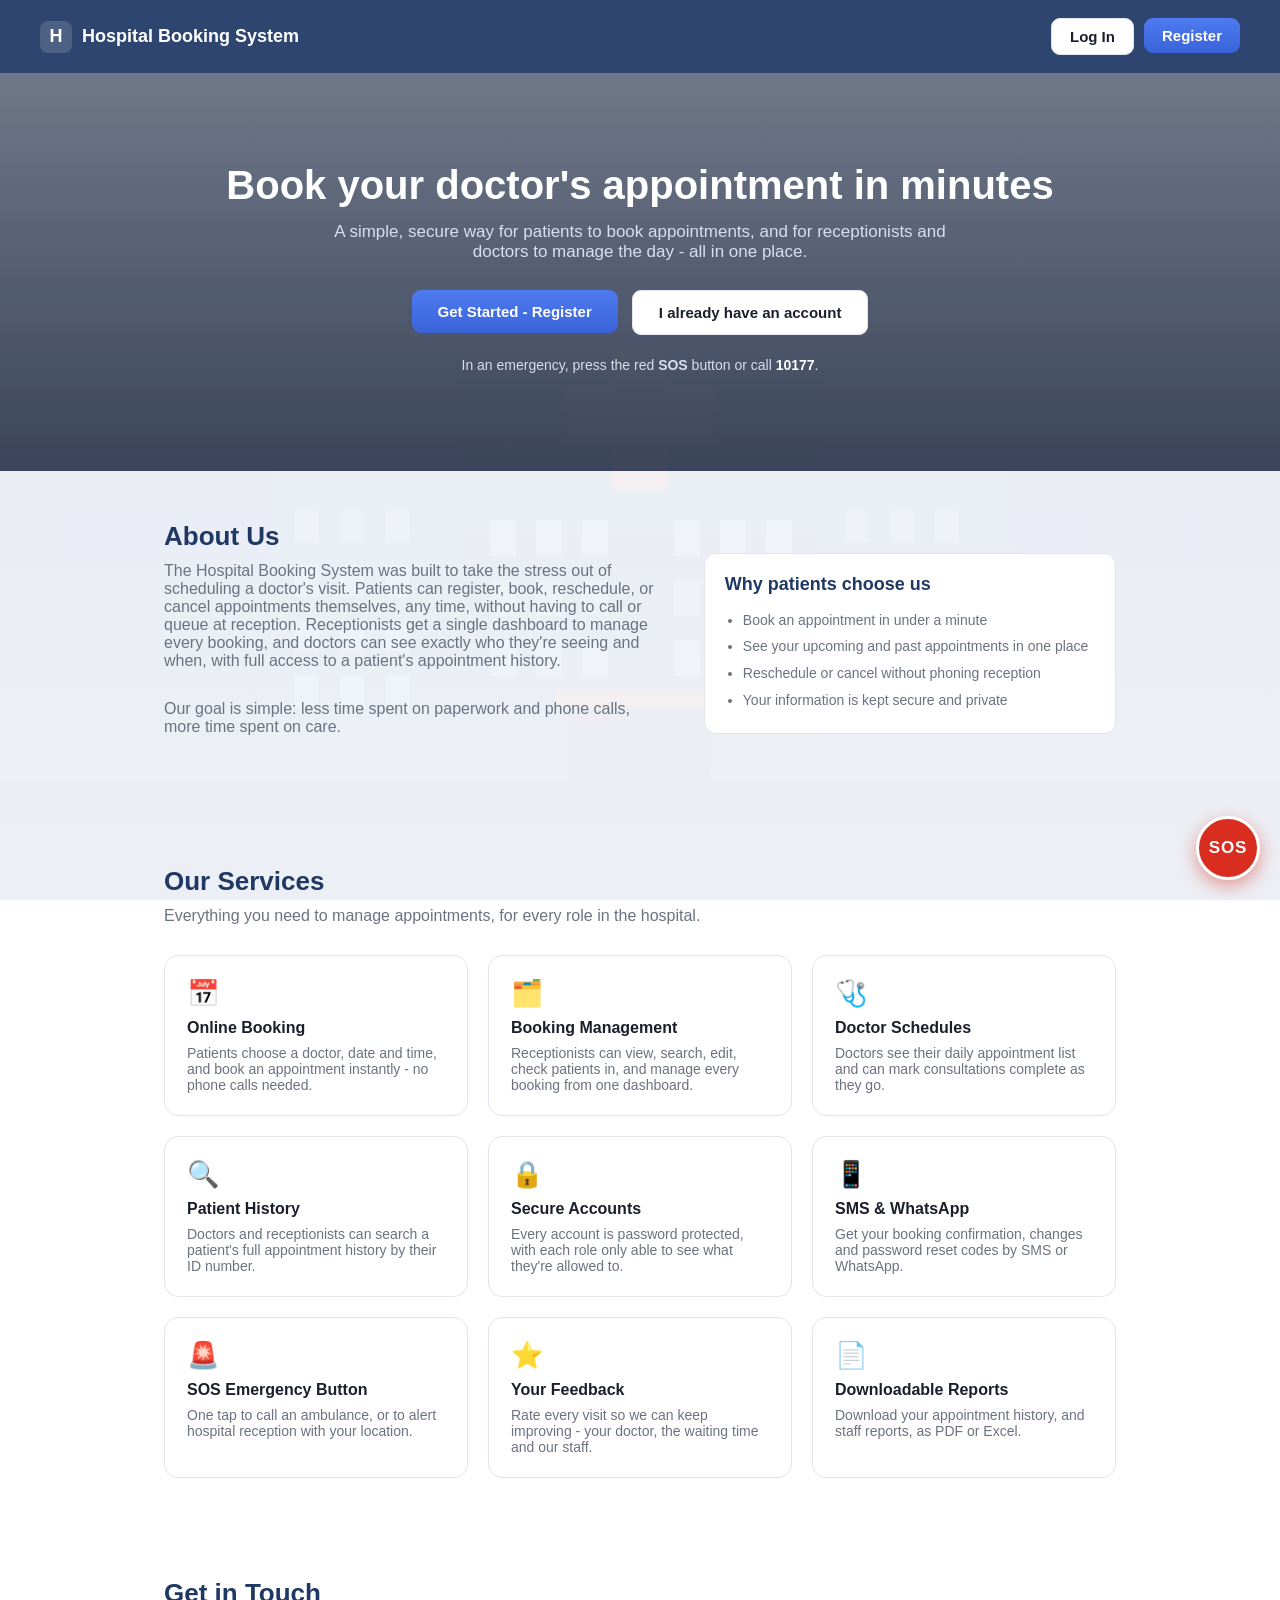
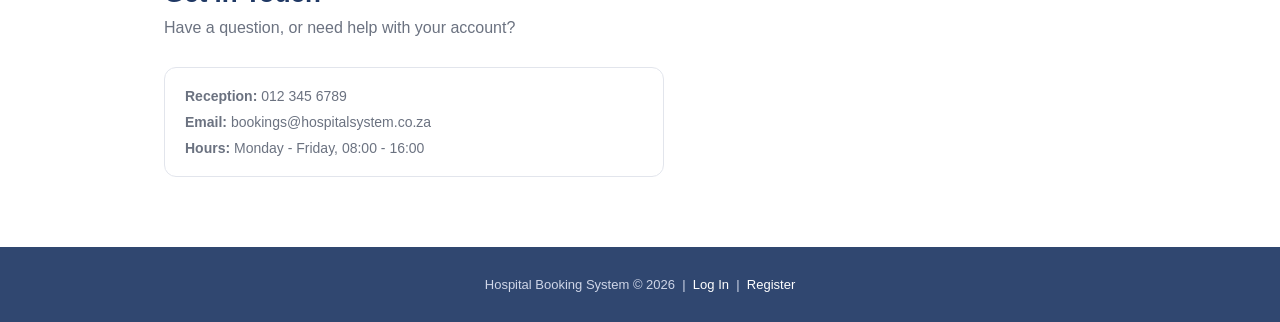
<file: frontend/index.html>
<!DOCTYPE html>
<html lang="en">
<head>
<meta charset="UTF-8">
<meta name="viewport" content="width=device-width, initial-scale=1.0">
<title>Hospital Booking System</title>
<link rel="stylesheet" href="css/style.css">
<style>
  /* Styles used only on the home page */
  .home-nav {
    display: flex; align-items: center; justify-content: space-between;
    padding: 18px 40px; background: rgba(31,56,100,0.92); color: #fff;
  }
  .home-nav .brand { display: flex; align-items: center; gap: 10px; font-weight: 700; font-size: 18px; }
  .home-nav .brand .badge {
    width: 32px; height: 32px; border-radius: 8px; background: rgba(255,255,255,0.15);
    display: flex; align-items: center; justify-content: center;
  }
  .home-nav .links { display: flex; gap: 10px; }
  .home-nav .links a .btn { width: auto; padding: 9px 18px; }

  .hero {
    padding: 90px 40px 70px; text-align: center; color: #fff;
    background: linear-gradient(180deg, rgba(14,26,51,0.55), rgba(14,26,51,0.8));
  }
  .hero h1 { font-size: 40px; margin-bottom: 14px; }
  .hero p { font-size: 17px; color: #d8deee; max-width: 640px; margin: 0 auto 28px; }
  .hero .cta { display: flex; gap: 14px; justify-content: center; flex-wrap: wrap; }
  .hero .cta a .btn { width: auto; padding: 13px 26px; }

  .section { max-width: 1000px; margin: 0 auto; padding: 50px 24px; }
  .section h2 { font-size: 26px; margin-bottom: 10px; color: var(--navy); }
  .section .lead { color: var(--muted); margin-bottom: 30px; max-width: 640px; }

  .about-grid { display: grid; grid-template-columns: 1.1fr 0.9fr; gap: 36px; align-items: center; }
  .about-grid .card { margin: 0; }
  @media (max-width: 760px) { .about-grid { grid-template-columns: 1fr; } }

  .services-grid { display: grid; grid-template-columns: repeat(3, 1fr); gap: 20px; }
  @media (max-width: 760px) { .services-grid { grid-template-columns: 1fr; } }
  .service-card { background: #fff; border: 1px solid var(--border); border-radius: 14px; padding: 22px; }
  .service-card .icon { font-size: 26px; margin-bottom: 10px; }
  .service-card h3 { font-size: 16px; margin-bottom: 8px; }
  .service-card p { font-size: 14px; color: var(--muted); }

  .home-footer {
    background: rgba(31,56,100,0.92); color: #cfd6e8; padding: 30px 40px; text-align: center; font-size: 13px;
  }
  .home-footer a { color: #fff; }
</style>
</head>
<body>

<div class="home-nav">
  <div class="brand">
    <div class="badge">H</div>
    Hospital Booking System
  </div>
  <div class="links" id="navLinks">
    <a href="login.html"><button class="btn btn-secondary">Log In</button></a>
    <a href="register.html"><button class="btn btn-primary">Register</button></a>
  </div>
</div>

<div class="hero">
  <h1>Book your doctor's appointment in minutes</h1>
  <p>A simple, secure way for patients to book appointments, and for receptionists and doctors to manage the day - all in one place.</p>
  <div class="cta" id="heroLinks">
    <a href="register.html"><button class="btn btn-primary">Get Started - Register</button></a>
    <a href="login.html"><button class="btn btn-secondary">I already have an account</button></a>
  </div>
  <p style="margin-top:22px;font-size:14px;color:#d8deee;">In an emergency, press the red <b>SOS</b> button or call <a href="tel:10177" style="color:#fff;font-weight:700;">10177</a>.</p>
</div>

<!-- About -->
<div class="section" id="about">
  <div class="about-grid">
    <div>
      <h2>About Us</h2>
      <p class="lead">
        The Hospital Booking System was built to take the stress out of scheduling a doctor's visit.
        Patients can register, book, reschedule, or cancel appointments themselves, any time, without
        having to call or queue at reception. Receptionists get a single dashboard to manage every
        booking, and doctors can see exactly who they're seeing and when, with full access to a
        patient's appointment history.
      </p>
      <p class="lead">
        Our goal is simple: less time spent on paperwork and phone calls, more time spent on care.
      </p>
    </div>
    <div class="card">
      <h2 style="font-size:18px;">Why patients choose us</h2>
      <ul style="margin-top:12px; padding-left:18px; color:var(--muted); font-size:14px; line-height:1.9;">
        <li>Book an appointment in under a minute</li>
        <li>See your upcoming and past appointments in one place</li>
        <li>Reschedule or cancel without phoning reception</li>
        <li>Your information is kept secure and private</li>
      </ul>
    </div>
  </div>
</div>

<!-- Services -->
<div class="section" id="services">
  <h2>Our Services</h2>
  <p class="lead">Everything you need to manage appointments, for every role in the hospital.</p>
  <div class="services-grid">
    <div class="service-card">
      <div class="icon">📅</div>
      <h3>Online Booking</h3>
      <p>Patients choose a doctor, date and time, and book an appointment instantly - no phone calls needed.</p>
    </div>
    <div class="service-card">
      <div class="icon">🗂️</div>
      <h3>Booking Management</h3>
      <p>Receptionists can view, search, edit, check patients in, and manage every booking from one dashboard.</p>
    </div>
    <div class="service-card">
      <div class="icon">🩺</div>
      <h3>Doctor Schedules</h3>
      <p>Doctors see their daily appointment list and can mark consultations complete as they go.</p>
    </div>
    <div class="service-card">
      <div class="icon">🔍</div>
      <h3>Patient History</h3>
      <p>Doctors and receptionists can search a patient's full appointment history by their ID number.</p>
    </div>
    <div class="service-card">
      <div class="icon">🔒</div>
      <h3>Secure Accounts</h3>
      <p>Every account is password protected, with each role only able to see what they're allowed to.</p>
    </div>
    <div class="service-card">
      <div class="icon">📱</div>
      <h3>SMS &amp; WhatsApp</h3>
      <p>Get your booking confirmation, changes and password reset codes by SMS or WhatsApp.</p>
    </div>
    <div class="service-card">
      <div class="icon">🚨</div>
      <h3>SOS Emergency Button</h3>
      <p>One tap to call an ambulance, or to alert hospital reception with your location.</p>
    </div>
    <div class="service-card">
      <div class="icon">⭐</div>
      <h3>Your Feedback</h3>
      <p>Rate every visit so we can keep improving - your doctor, the waiting time and our staff.</p>
    </div>
    <div class="service-card">
      <div class="icon">📄</div>
      <h3>Downloadable Reports</h3>
      <p>Download your appointment history, and staff reports, as PDF or Excel.</p>
    </div>
  </div>
</div>

<!-- Contact / Other -->
<div class="section" id="contact">
  <h2>Get in Touch</h2>
  <p class="lead">Have a question, or need help with your account?</p>
  <div class="card" style="max-width:500px;">
    <p style="font-size:14px; color:var(--muted); margin-bottom:10px;"><b>Reception:</b> 012 345 6789</p>
    <p style="font-size:14px; color:var(--muted); margin-bottom:10px;"><b>Email:</b> bookings@hospitalsystem.co.za</p>
    <p style="font-size:14px; color:var(--muted);"><b>Hours:</b> Monday - Friday, 08:00 - 16:00</p>
  </div>
</div>

<div class="home-footer">
  Hospital Booking System &copy; 2026 &nbsp;|&nbsp; <a href="login.html">Log In</a> &nbsp;|&nbsp; <a href="register.html">Register</a>
</div>

<script src="js/api.js"></script>
<script>
  // Logged in already: offer the way back to the dashboard instead of Log In / Register.
  if (Session.isLoggedIn()) {
    const dashboardLink = `<a href="${Session.dashboard()}"><button class="btn btn-primary">My Dashboard</button></a>`;
    document.getElementById("navLinks").innerHTML = dashboardLink;
    document.getElementById("heroLinks").innerHTML = dashboardLink;
  }
</script>
<script src="js/sos.js"></script>
</body>
</html>
</file>
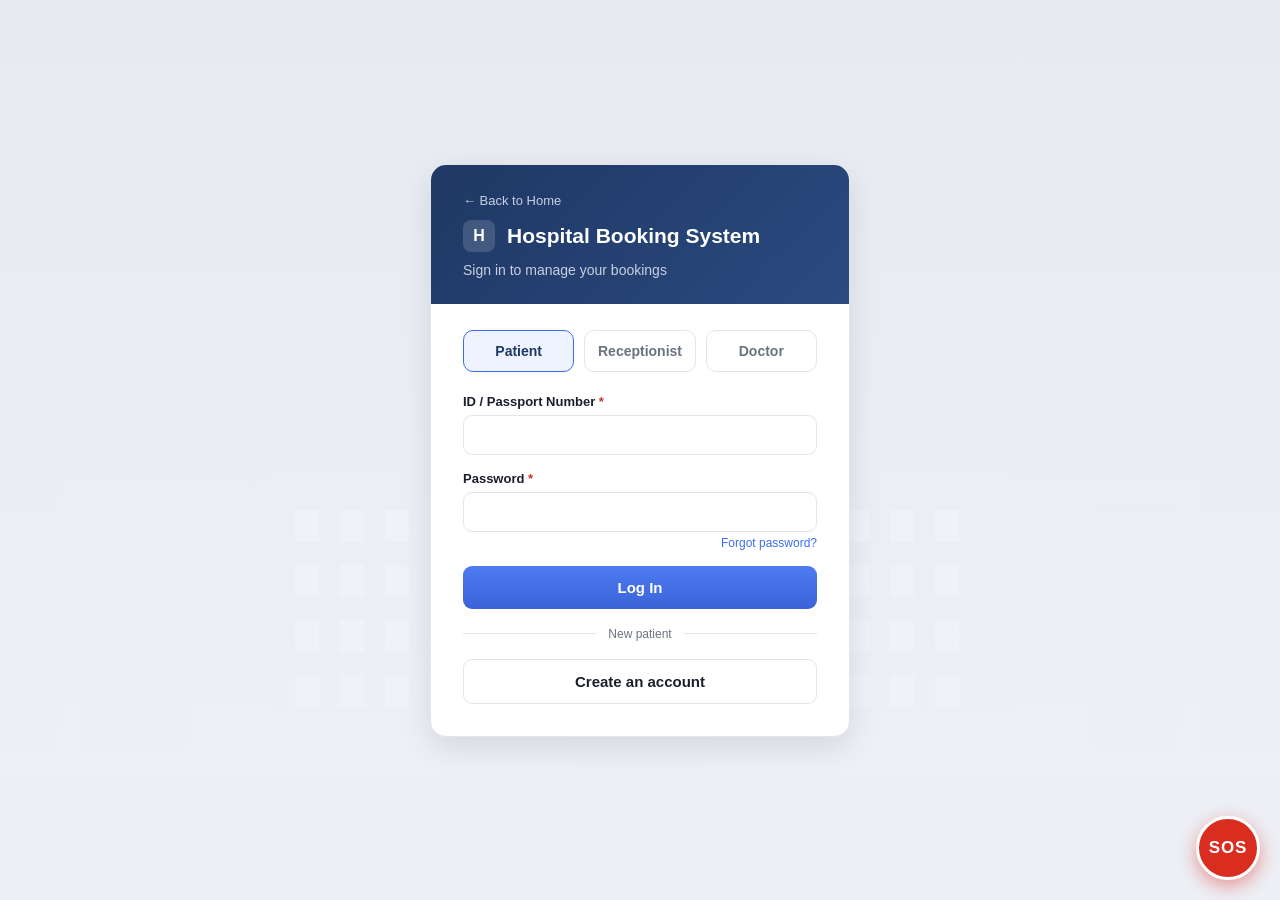
<file: frontend/change-password.html>
<!DOCTYPE html>
<html lang="en">
<head>
<meta charset="UTF-8">
<meta name="viewport" content="width=device-width, initial-scale=1.0">
<title>Hospital Booking System - Choose Your Password</title>
<link rel="stylesheet" href="css/style.css">
</head>
<body>

<div class="auth-wrap">
  <div class="auth-card">
    <div class="auth-header">
      <div class="brand">
        <div class="badge">H</div>
        <div class="name">Hospital Booking System</div>
      </div>
      <div class="sub" id="subtitle">Choose your own password</div>
    </div>
    <div class="auth-body">

      <div id="banner" class="banner"></div>
      <p class="muted" id="intro" style="margin-bottom:16px;"></p>

      <form id="changeForm" novalidate>
        <p class="required-note">Required fields</p>
        <div class="field">
          <label for="current_password" id="currentLabel">Temporary password</label>
          <input type="password" id="current_password" autocomplete="current-password" required>
          <div class="error">Please enter your current password.</div>
        </div>
        <div class="row-2">
          <div class="field">
            <label for="new_password">New Password</label>
            <input type="password" id="new_password" autocomplete="new-password" required>
            <div class="error">At least 8 characters, different from the current one.</div>
          </div>
          <div class="field">
            <label for="confirm_password">Confirm Password</label>
            <input type="password" id="confirm_password" autocomplete="new-password" required>
            <div class="error">Passwords do not match.</div>
          </div>
        </div>
        <button type="submit" class="btn btn-primary" id="saveBtn">Save Password</button>
      </form>

      <div class="divider">Not you?</div>
      <button type="button" class="btn btn-secondary" id="logoutBtn">Log Out</button>
    </div>
  </div>
</div>

<script src="js/api.js"></script>
<script src="js/change-password.js"></script>
</body>
</html>
</file>
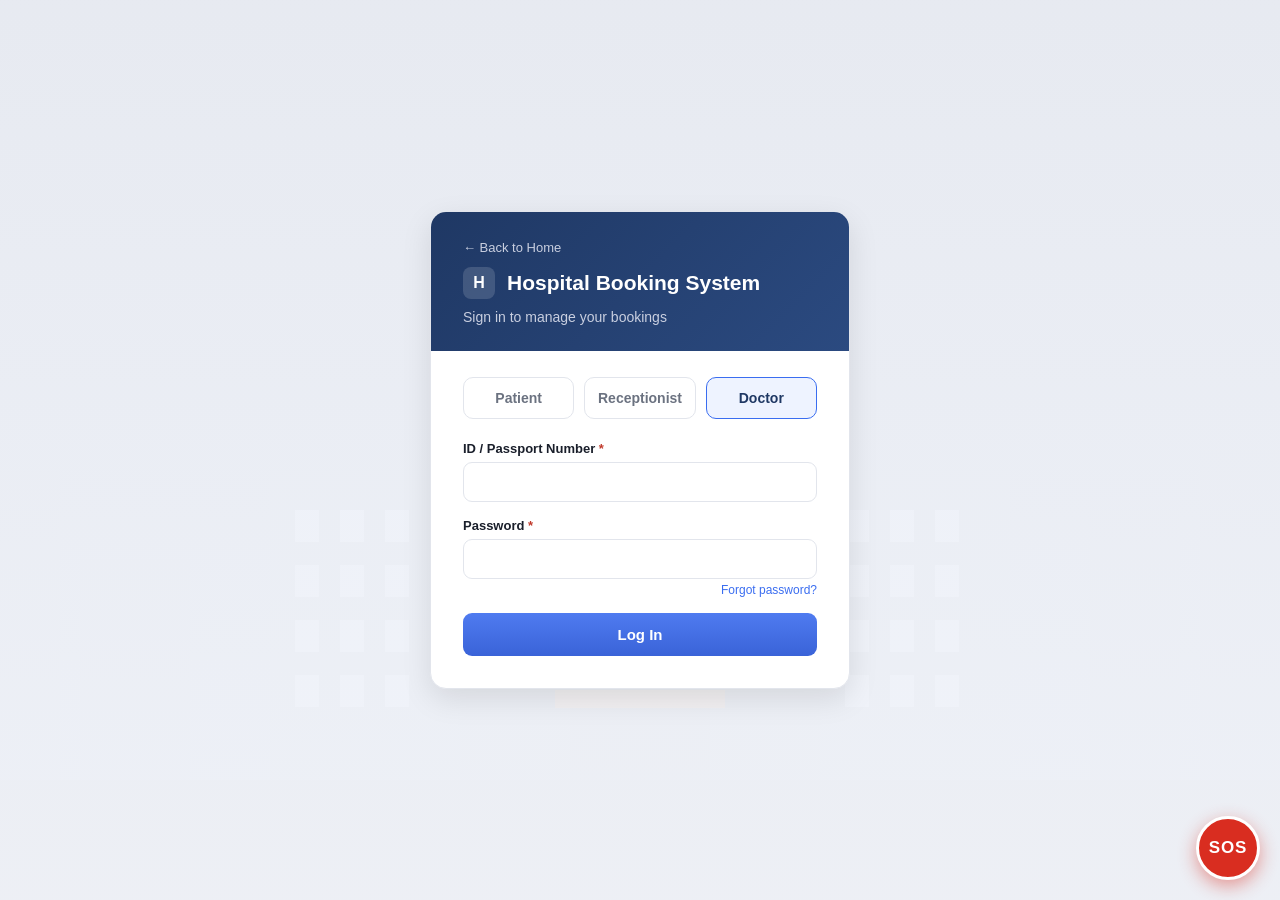
<file: frontend/doctor-dashboard.html>
<!DOCTYPE html>
<html lang="en">
<head>
<meta charset="UTF-8">
<meta name="viewport" content="width=device-width, initial-scale=1.0">
<title>Doctor Dashboard - Hospital Booking System</title>
<link rel="stylesheet" href="css/style.css">
</head>
<body>

<div class="app-shell">
  <div class="sidebar">
    <div class="brand">H Hospital Booking</div>
    <div class="who">Signed in as<br><b id="whoName">Doctor</b></div>

    <a class="nav-item" href="#overview" data-panel="overview">🏠 Overview</a>
    <a class="nav-item" href="#today" data-panel="today">🩺 My Bookings</a>
    <a class="nav-item" href="#history" data-panel="history">🔍 Patient History</a>
    <a class="nav-item" href="#feedback" data-panel="feedback">⭐ My Patient Feedback</a>
    <a class="nav-item" href="#reports" data-panel="reports">📄 Reports</a>

    <div class="nav-spacer"></div>
    <div class="nav-item logout" id="logoutBtn">⏻ Log Out</div>
  </div>

  <div class="main">
    <div id="banner" class="banner"></div>

    <div class="panel" id="panel-overview">
      <h1>Good day, <span id="welcomeName">Doctor</span></h1>
      <div class="subtitle" id="todayLabel"></div>
      <div class="stats-grid" id="doctorStats"></div>
      <div class="grid-2">
        <div class="card">
          <h2>Next patient</h2>
          <div id="nextPatient"><div class="empty-state">Loading...</div></div>
        </div>
        <div class="card">
          <h2>Patient feedback (last 90 days)</h2>
          <div id="myRatings"></div>
        </div>
      </div>
    </div>

    <div class="panel" id="panel-today">
      <h1>My Bookings</h1>
      <div class="subtitle">Today's and upcoming appointments assigned to you.</div>

      <div class="card">
        <div class="toolbar">
          <input type="date" id="bookingsDate" title="Show one day only" style="padding:9px 10px;border:1.5px solid var(--border);border-radius:9px;">
          <button class="btn btn-secondary btn-small" id="bookingsTodayBtn">Today</button>
          <button class="btn btn-secondary btn-small" id="bookingsAllBtn">All upcoming</button>
        </div>
        <table>
          <thead>
            <tr><th>Patient</th><th>Date</th><th>Time</th><th>Reason for visit</th><th>Status</th><th>Actions</th></tr>
          </thead>
          <tbody id="bookingsBody"></tbody>
        </table>
        <div class="empty-state" id="bookingsEmpty" style="display:none;">No bookings found.</div>
      </div>
    </div>

    <div class="panel" id="panel-history">
      <h1>Patient History</h1>
      <div class="subtitle">Search for a patient by their ID number to view and download their full appointment history.</div>

      <div class="card">
        <div class="toolbar">
          <input type="text" id="historySearchInput" placeholder="Enter patient ID number (13 digits)..." inputmode="numeric" maxlength="13">
          <button class="btn btn-secondary btn-small" id="historySearchBtn">Search</button>
        </div>
        <div id="historySearchResult"></div>
      </div>
    </div>

    <div class="panel" id="panel-feedback">
      <h1>My Patient Feedback</h1>
      <div class="subtitle">Anonymous survey results from your patients, for appointments in the chosen period.</div>
      <div class="card">
        <div class="filters">
          <div class="field"><label for="fbFrom">From</label><input type="date" id="fbFrom"></div>
          <div class="field"><label for="fbTo">To</label><input type="date" id="fbTo"></div>
          <button class="btn btn-secondary btn-small" id="fbLoadBtn">Show</button>
        </div>
        <div class="stats-grid" id="fbStats"></div>
        <table>
          <thead><tr><th>Appointment</th><th>Overall</th><th>Doctor</th><th>Waiting</th><th>Recommend</th><th>Comments</th></tr></thead>
          <tbody id="fbItems"></tbody>
        </table>
        <div class="empty-state" id="fbEmpty" style="display:none;">No feedback for this period yet.</div>
      </div>
    </div>

    <div class="panel" id="panel-reports">
      <h1>Reports</h1>
      <div class="subtitle">Download reports as PDF (to print) or as CSV (opens in Excel).</div>

      <div class="card">
        <h2>📅 My bookings report</h2>
        <div class="filters">
          <div class="field"><label for="repFrom">From</label><input type="date" id="repFrom"></div>
          <div class="field"><label for="repTo">To</label><input type="date" id="repTo"></div>
          <div class="field"><label for="repStatus">Status</label>
            <select id="repStatus">
              <option value="">All statuses</option>
              <option value="BOOKED">Booked</option><option value="CHECKED_IN">Checked in</option>
              <option value="WITH_DOCTOR">With doctor</option><option value="COMPLETED">Completed</option>
              <option value="CANCELLED">Cancelled</option>
            </select>
          </div>
        </div>
        <div class="btn-row">
          <button class="btn btn-primary btn-small" id="repPdfBtn">⬇ Download PDF</button>
          <button class="btn btn-secondary btn-small" id="repCsvBtn">⬇ Download Excel (CSV)</button>
        </div>
      </div>

      <div class="card">
        <h2>⭐ My feedback report</h2>
        <p class="muted" style="margin-bottom:12px;">Uses the period chosen on <a href="#feedback">My Patient Feedback</a>.</p>
        <div class="btn-row">
          <button class="btn btn-primary btn-small" id="repFbPdfBtn">⬇ Download PDF</button>
          <button class="btn btn-secondary btn-small" id="repFbCsvBtn">⬇ Download Excel (CSV)</button>
        </div>
      </div>

      <div class="card">
        <h2>🔍 Patient history report</h2>
        <p class="muted">Find the patient on the <a href="#history">Patient History</a> page, then use its PDF / Excel buttons.</p>
      </div>
    </div>
  </div>
</div>

<script src="js/api.js"></script>
<script src="js/doctor.js"></script>
</body>
</html>
</file>
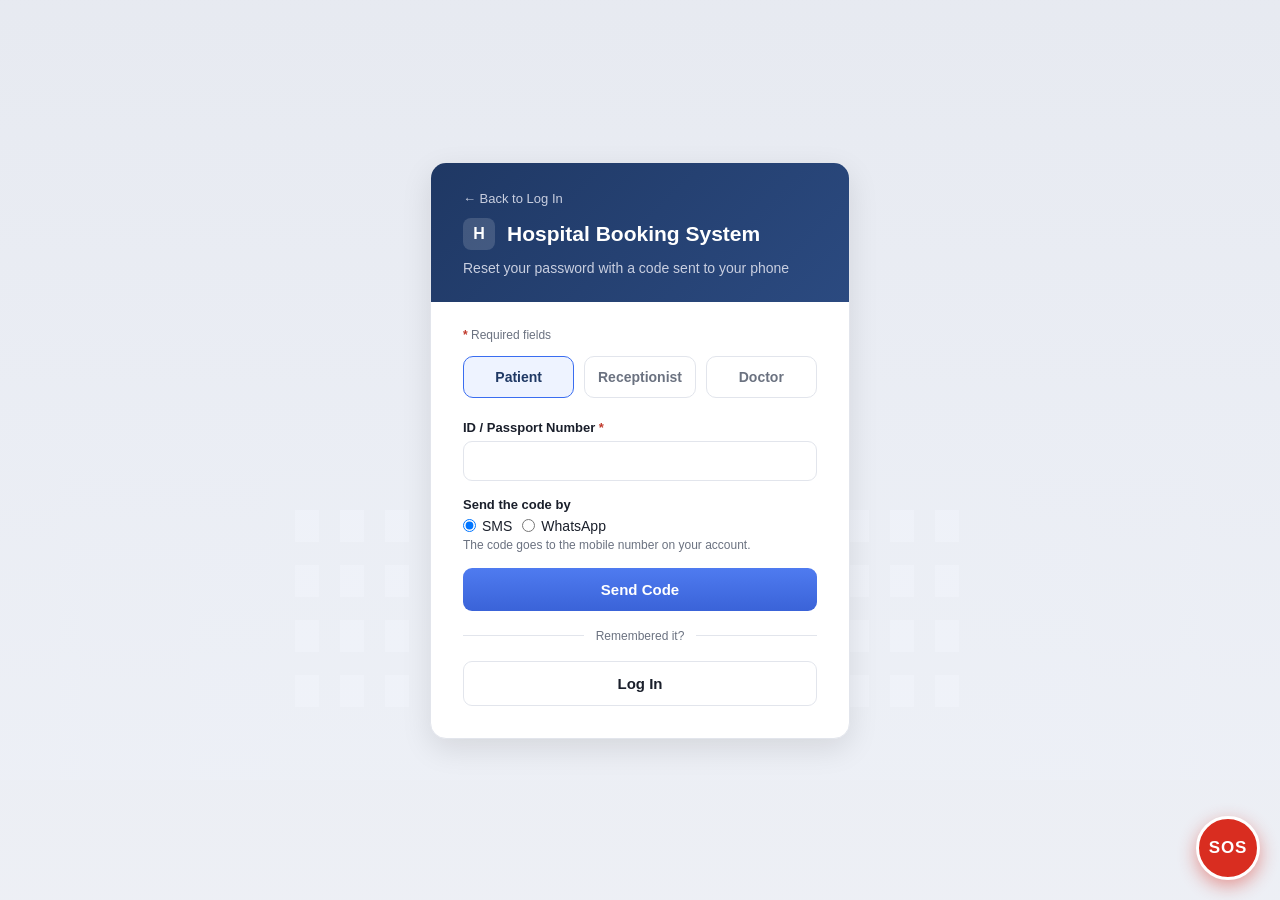
<file: frontend/forgot-password.html>
<!DOCTYPE html>
<html lang="en">
<head>
<meta charset="UTF-8">
<meta name="viewport" content="width=device-width, initial-scale=1.0">
<title>Hospital Booking System - Forgot Password</title>
<link rel="stylesheet" href="css/style.css">
</head>
<body>

<div class="auth-wrap">
  <div class="auth-card">
    <div class="auth-header">
      <a href="login.html" class="back-home">← Back to Log In</a>
      <div class="brand">
        <div class="badge">H</div>
        <div class="name">Hospital Booking System</div>
      </div>
      <div class="sub">Reset your password with a code sent to your phone</div>
    </div>
    <div class="auth-body">

      <div id="banner" class="banner"></div>
      <div id="devNote" class="dev-note" style="display:none;"></div>

      <!-- Step 1: request a code -->
      <form id="requestForm" novalidate>
        <p class="required-note">Required fields</p>
        <div class="role-row">
          <div class="role-btn active" data-role="Patient">Patient</div>
          <div class="role-btn" data-role="Receptionist">Receptionist</div>
          <div class="role-btn" data-role="Doctor">Doctor</div>
        </div>
        <div class="field">
          <label for="id_number">ID / Passport Number</label>
          <input type="text" id="id_number" autocomplete="username" required>
          <div class="error">Please enter your ID or passport number.</div>
        </div>
        <div class="field">
          <label>Send the code by</label>
          <div class="choice-row">
            <label><input type="radio" name="channel" value="SMS" checked> SMS</label>
            <label><input type="radio" name="channel" value="WHATSAPP"> WhatsApp</label>
          </div>
          <div class="hint">The code goes to the mobile number on your account.</div>
        </div>
        <button type="submit" class="btn btn-primary" id="requestBtn">Send Code</button>
      </form>

      <!-- Step 2: enter the code and a new password -->
      <form id="resetForm" novalidate style="display:none;">
        <p class="required-note">Required fields</p>
        <div class="field">
          <label for="code">6-digit code</label>
          <input type="text" id="code" inputmode="numeric" maxlength="6" autocomplete="one-time-code" required>
          <div class="error">Enter the 6 digits from the message.</div>
        </div>
        <div class="row-2">
          <div class="field">
            <label for="new_password">New Password</label>
            <input type="password" id="new_password" autocomplete="new-password" required>
            <div class="error">At least 8 characters.</div>
          </div>
          <div class="field">
            <label for="confirm_password">Confirm Password</label>
            <input type="password" id="confirm_password" autocomplete="new-password" required>
            <div class="error">Passwords do not match.</div>
          </div>
        </div>
        <button type="submit" class="btn btn-primary" id="resetBtn">Change Password</button>
        <div class="divider">Didn't get it?</div>
        <button type="button" class="btn btn-secondary" id="resendBtn">Send a new code</button>
      </form>

      <div class="divider">Remembered it?</div>
      <a href="login.html"><button type="button" class="btn btn-secondary">Log In</button></a>
    </div>
  </div>
</div>

<script src="js/api.js"></script>
<script src="js/forgot-password.js"></script>
<script src="js/sos.js"></script>
</body>
</html>
</file>
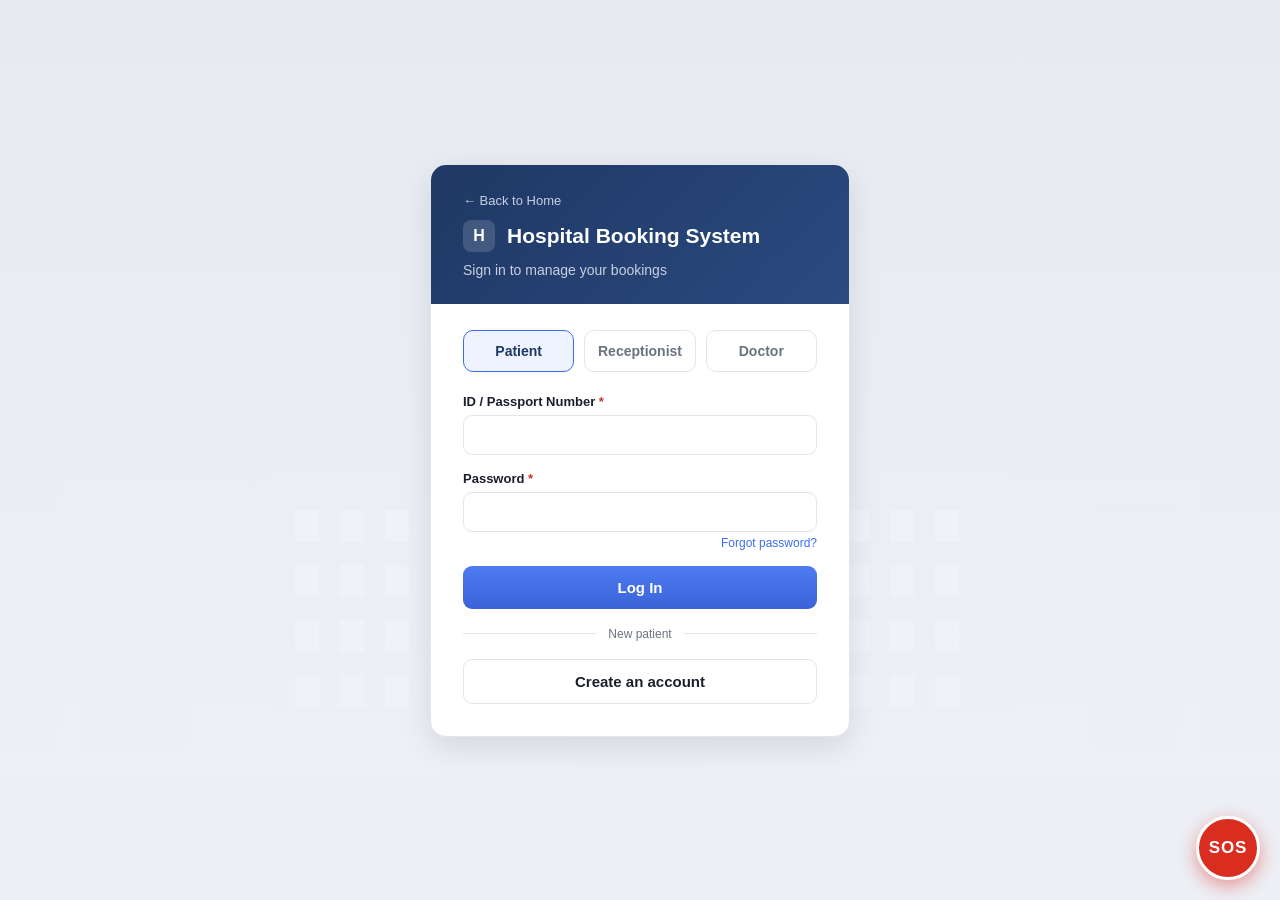
<file: frontend/login.html>
<!DOCTYPE html>
<html lang="en">
<head>
<meta charset="UTF-8">
<meta name="viewport" content="width=device-width, initial-scale=1.0">
<title>Hospital Booking System - Login</title>
<link rel="stylesheet" href="css/style.css">
</head>
<body>

<div class="auth-wrap">
  <div class="auth-card">
    <div class="auth-header">
      <a href="index.html" class="back-home">← Back to Home</a>
      <div class="brand">
        <div class="badge">H</div>
        <div class="name">Hospital Booking System</div>
      </div>
      <div class="sub">Sign in to manage your bookings</div>
    </div>
    <div class="auth-body">

      <div id="banner" class="banner"></div>

      <div class="role-row">
        <div class="role-btn active" data-role="Patient">Patient</div>
        <div class="role-btn" data-role="Receptionist">Receptionist</div>
        <div class="role-btn" data-role="Doctor">Doctor</div>
      </div>

      <form id="loginForm" novalidate>
        <div class="field" id="f-id">
          <label for="id_number">ID / Passport Number</label>
          <input type="text" id="id_number" autocomplete="username" required>
          <div class="error">Please enter your ID or passport number.</div>
        </div>
        <div class="field" id="f-password">
          <label for="password">Password</label>
          <input type="password" id="password" autocomplete="current-password" required>
          <div class="error">Please enter your password.</div>
          <div class="hint" style="text-align:right;"><a href="forgot-password.html" id="forgotLink">Forgot password?</a></div>
        </div>
        <button type="submit" class="btn btn-primary" id="submitBtn">Log In</button>
      </form>

      <div class="divider" id="registerDivider">New patient</div>
      <a href="register.html" id="registerLink"><button type="button" class="btn btn-secondary" id="registerBtn">Create an account</button></a>
    </div>
  </div>
</div>

<script src="js/api.js"></script>
<script src="js/login.js"></script>
<script src="js/sos.js"></script>
</body>
</html>
</file>
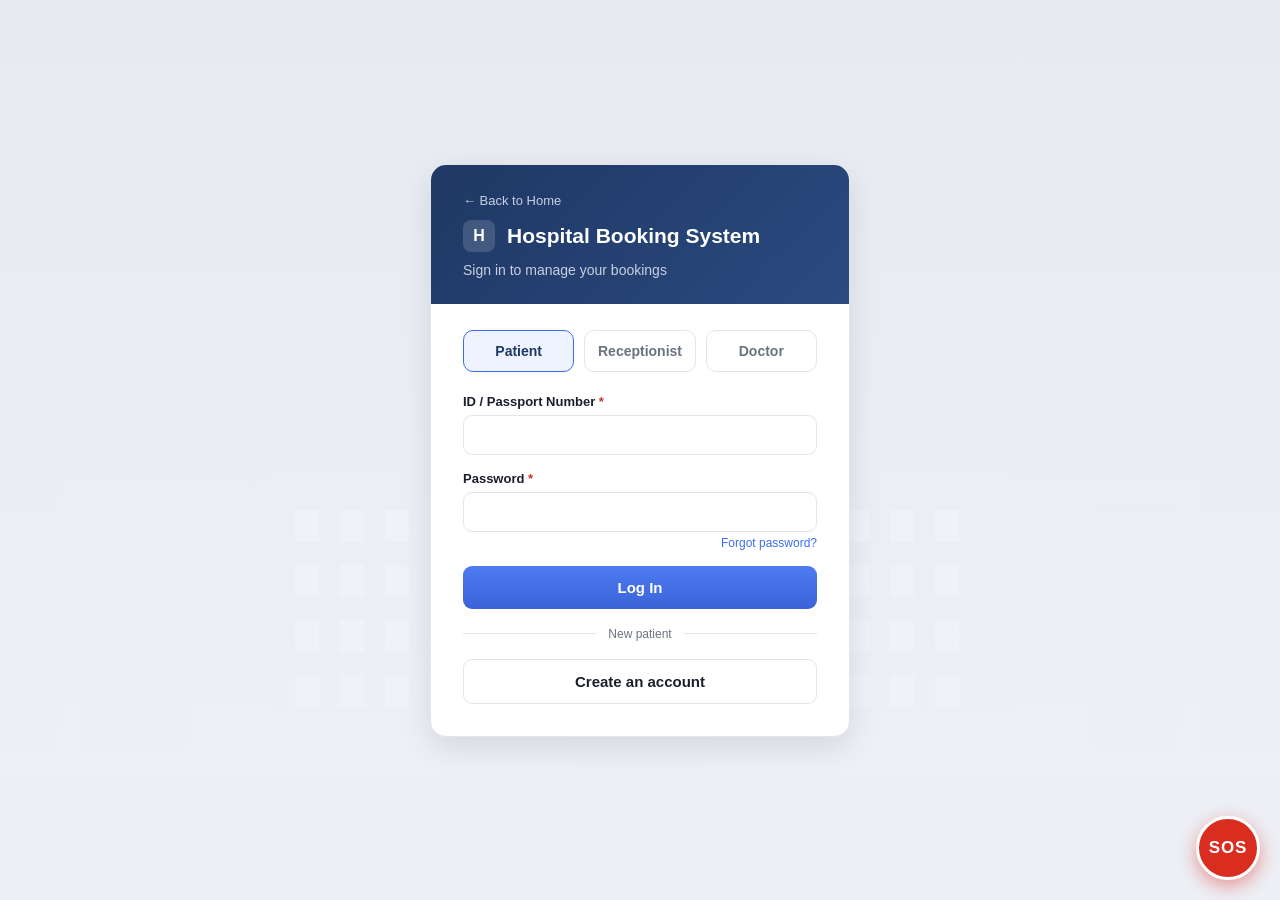
<file: frontend/patient-dashboard.html>
<!DOCTYPE html>
<html lang="en">
<head>
<meta charset="UTF-8">
<meta name="viewport" content="width=device-width, initial-scale=1.0">
<title>Patient Dashboard - Hospital Booking System</title>
<link rel="stylesheet" href="css/style.css">
</head>
<body>

<div class="app-shell">
  <div class="sidebar">
    <div class="brand">H Hospital Booking</div>
    <div class="who">Signed in as<br><b id="whoName">Patient</b></div>

    <a class="nav-item" href="#overview" data-panel="overview">🏠 Overview</a>
    <a class="nav-item" href="#book" data-panel="book">📅 Book Appointment</a>
    <a class="nav-item" href="#mine" data-panel="mine">📋 My Appointments</a>
    <a class="nav-item" href="#feedback" data-panel="feedback">⭐ Rate My Visits <span class="nav-badge" id="surveyBadge"></span></a>

    <div class="nav-spacer"></div>
    <div class="nav-item logout" id="logoutBtn">⏻ Log Out</div>
  </div>

  <div class="main">
    <div id="banner" class="banner"></div>

    <!-- Overview panel -->
    <div class="panel" id="panel-overview">
      <h1>Welcome, <span id="welcomeName">Patient</span></h1>
      <div class="subtitle">Your next appointment and a quick summary of your visits.</div>

      <div class="stats-grid" id="patientStats"></div>

      <div class="grid-2">
        <div class="card">
          <h2>Next appointment</h2>
          <div id="nextAppointment"><div class="empty-state">Loading...</div></div>
        </div>
        <div class="card">
          <h2>Quick actions</h2>
          <div class="btn-row" style="flex-direction:column;align-items:stretch;">
            <a href="#book"><button class="btn btn-primary">📅 Book an appointment</button></a>
            <a href="#mine"><button class="btn btn-secondary">📋 View my appointments</button></a>
            <a href="#feedback"><button class="btn btn-secondary">⭐ Rate a visit</button></a>
          </div>
          <p class="muted" style="margin-top:14px;">In an emergency press the red <b>SOS</b> button (bottom right) or call <a href="tel:10177">10177</a>.</p>
        </div>
      </div>
    </div>

    <!-- Book Appointment panel -->
    <div class="panel" id="panel-book">
      <h1>Book Appointment</h1>
      <div class="subtitle">Choose a doctor, date, time and the reason for your visit.</div>

      <div class="card" style="max-width:520px;">
        <form id="bookForm" novalidate>
          <p class="required-note">Required fields</p>
          <div class="field" id="f-doctor">
            <label for="doctor_id">Doctor</label>
            <select id="doctor_id" required>
              <option value="">Loading doctors...</option>
            </select>
            <div class="hint" id="doctorHint"></div>
            <div class="error">Please choose a doctor.</div>
          </div>
          <div class="field" id="f-date">
            <label for="appointment_date">Date</label>
            <input type="date" id="appointment_date" required>
            <div class="error">Please choose a date (today or later).</div>
          </div>
          <div class="field" id="f-time">
            <label for="time_slot">Time</label>
            <select id="time_slot" required>
              <option value="">Choose a doctor and date first</option>
            </select>
            <div class="error">Please choose a time.</div>
          </div>
          <div class="field" id="f-reason">
            <label for="reason_id">Reason for visit</label>
            <select id="reason_id" required>
              <option value="">Loading reasons...</option>
            </select>
            <div class="error">Please choose a reason for your visit.</div>
          </div>
          <div class="field" id="f-reason-notes">
            <label for="reason_notes">More details</label>
            <textarea id="reason_notes" maxlength="250" placeholder="Optional - anything the doctor should know"></textarea>
            <div class="error">Please describe the reason for your visit.</div>
          </div>
          <button type="submit" class="btn btn-primary" id="bookSubmitBtn">Book Appointment</button>
        </form>
      </div>
    </div>

    <!-- My Appointments panel -->
    <div class="panel" id="panel-mine">
      <h1>My Appointments</h1>
      <div class="subtitle">View, reschedule, or cancel your bookings. Click a doctor's name for their details.</div>

      <div class="card">
        <div class="toolbar" style="justify-content:flex-end;">
          <span class="muted" style="margin-right:auto;">Download my appointment history:</span>
          <button class="btn btn-secondary btn-small" id="historyPdfBtn">⬇ PDF</button>
          <button class="btn btn-secondary btn-small" id="historyCsvBtn">⬇ Excel (CSV)</button>
        </div>
        <table>
          <thead>
            <tr><th>Doctor</th><th>Date</th><th>Time</th><th>Reason</th><th>Status</th><th>Queue</th><th>Actions</th></tr>
          </thead>
          <tbody id="myBookingsBody"></tbody>
        </table>
        <div class="empty-state" id="myBookingsEmpty" style="display:none;">You have no appointments yet. <a href="#book">Book one now</a>.</div>
      </div>
    </div>

    <!-- Feedback panel -->
    <div class="panel" id="panel-feedback">
      <h1>Rate My Visits</h1>
      <div class="subtitle">Tell us about your experience after each completed appointment. It takes less than a minute.</div>

      <div class="card">
        <h2>Waiting for your feedback</h2>
        <table>
          <thead><tr><th>Doctor</th><th>Date</th><th>Reason</th><th></th></tr></thead>
          <tbody id="toRateBody"></tbody>
        </table>
        <div class="empty-state" id="toRateEmpty" style="display:none;">You have rated all your completed visits. Thank you!</div>
      </div>
    </div>
  </div>
</div>

<!-- Edit booking modal -->
<div class="modal-overlay" id="editModal">
  <div class="modal">
    <h3>Reschedule Appointment</h3>
    <form id="editForm" novalidate>
      <p class="required-note">Required fields</p>
      <input type="hidden" id="edit_booking_id">
      <div class="field" id="f-edit-doctor">
        <label for="edit_doctor_id">Doctor</label>
        <select id="edit_doctor_id" required></select>
      </div>
      <div class="field" id="f-edit-date">
        <label for="edit_date">Date</label>
        <input type="date" id="edit_date" required>
      </div>
      <div class="field" id="f-edit-time">
        <label for="edit_time">Time</label>
        <select id="edit_time" required></select>
        <div class="error">Please choose a time.</div>
      </div>
      <div class="modal-actions">
        <button type="button" class="btn btn-secondary" id="editCancelBtn">Cancel</button>
        <button type="submit" class="btn btn-primary">Save Changes</button>
      </div>
    </form>
  </div>
</div>

<!-- Doctor / appointment details modal -->
<div class="modal-overlay" id="doctorModal">
  <div class="modal">
    <h3 id="doctorModalTitle">Doctor details</h3>
    <div id="doctorModalBody"></div>
    <div class="modal-actions" style="margin-top:18px;">
      <button type="button" class="btn btn-secondary" id="doctorModalClose">Close</button>
    </div>
  </div>
</div>

<!-- Survey modal -->
<div class="modal-overlay" id="surveyModal">
  <div class="modal">
    <h3>How was your visit?</h3>
    <p class="muted" id="surveyFor" style="margin-bottom:12px;"></p>
    <form id="surveyForm" novalidate>
      <p class="required-note">Required fields</p>
      <div class="field" data-rating="overall_rating">
        <label>Overall experience</label>
        <div class="stars"></div>
        <input type="hidden" required>
        <div class="error">Please choose 1 to 5 stars.</div>
      </div>
      <div class="field" data-rating="doctor_rating">
        <label>The doctor</label>
        <div class="stars"></div>
        <input type="hidden" required>
        <div class="error">Please choose 1 to 5 stars.</div>
      </div>
      <div class="field" data-rating="waiting_rating">
        <label>Waiting time</label>
        <div class="stars"></div>
        <input type="hidden" required>
        <div class="error">Please choose 1 to 5 stars.</div>
      </div>
      <div class="field" data-rating="staff_rating">
        <label>Reception staff</label>
        <div class="stars"></div>
        <input type="hidden" required>
        <div class="error">Please choose 1 to 5 stars.</div>
      </div>
      <div class="field" id="f-recommend">
        <label>Would you recommend us to family and friends?</label>
        <div class="choice-row">
          <label><input type="radio" name="would_recommend" value="true"> Yes</label>
          <label><input type="radio" name="would_recommend" value="false"> No</label>
        </div>
        <input type="hidden" required>
        <div class="error">Please choose Yes or No.</div>
      </div>
      <div class="field">
        <label for="survey_comments">Comments</label>
        <textarea id="survey_comments" maxlength="500" placeholder="Optional - what went well, what could be better?"></textarea>
      </div>
      <div class="modal-actions">
        <button type="button" class="btn btn-secondary" id="surveyCancelBtn">Not now</button>
        <button type="submit" class="btn btn-primary" id="surveySubmitBtn">Submit Feedback</button>
      </div>
    </form>
  </div>
</div>

<script src="js/api.js"></script>
<script src="js/patient.js"></script>
<script src="js/sos.js"></script>
</body>
</html>
</file>
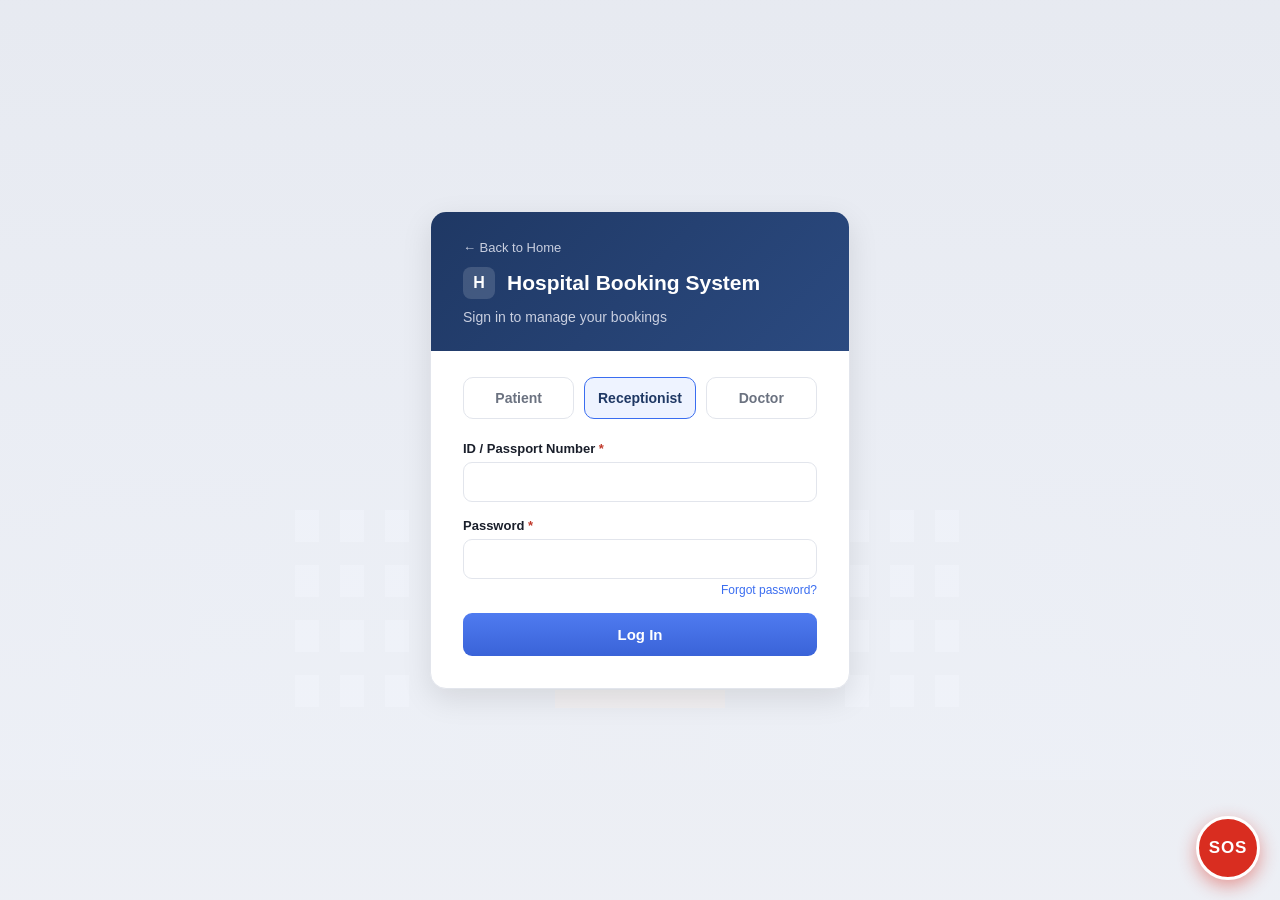
<file: frontend/receptionist-dashboard.html>
<!DOCTYPE html>
<html lang="en">
<head>
<meta charset="UTF-8">
<meta name="viewport" content="width=device-width, initial-scale=1.0">
<title>Receptionist Dashboard - Hospital Booking System</title>
<link rel="stylesheet" href="css/style.css">
</head>
<body>

<div class="app-shell">
  <div class="sidebar">
    <div class="brand">H Hospital Booking</div>
    <div class="who">Signed in as<br><b id="whoName">Receptionist</b></div>

    <a class="nav-item" href="#overview" data-panel="overview">🏠 Overview</a>
    <a class="nav-item" href="#sos" data-panel="sos">🚨 SOS Alerts <span class="nav-badge" id="sosBadge"></span></a>
    <a class="nav-item" href="#manage" data-panel="manage">🗂️ Manage Bookings</a>
    <a class="nav-item" href="#new" data-panel="new">➕ New Booking</a>
    <a class="nav-item" href="#history" data-panel="history">🔍 Patient History</a>
    <a class="nav-item" href="#staff" data-panel="staff">👩‍⚕️ Staff &amp; Doctors</a>
    <a class="nav-item" href="#register-staff" data-panel="register-staff">➕ Register Doctor / Receptionist</a>
    <a class="nav-item" href="#surveys" data-panel="surveys">⭐ Patient Surveys</a>
    <a class="nav-item" href="#reports" data-panel="reports">📄 Reports</a>

    <div class="nav-spacer"></div>
    <div class="nav-item logout" id="logoutBtn">⏻ Log Out</div>
  </div>

  <div class="main">
    <div class="sos-bar" id="sosBar">
      <span>🚨 <span id="sosBarText">SOS alert</span></span>
      <a href="#sos">View alerts</a>
    </div>
    <div id="banner" class="banner"></div>

    <!-- Overview panel -->
    <div class="panel" id="panel-overview">
      <h1>Today at reception</h1>
      <div class="subtitle" id="todayLabel"></div>
      <div class="stats-grid" id="receptionStats"></div>
      <div class="grid-2">
        <div class="card">
          <h2>Patient satisfaction (last 30 days)</h2>
          <div id="satisfaction"></div>
        </div>
        <div class="card">
          <h2>Quick actions</h2>
          <div class="btn-row" style="flex-direction:column;align-items:stretch;">
            <a href="#manage"><button class="btn btn-primary">🗂️ Check patients in</button></a>
            <a href="#new"><button class="btn btn-secondary">➕ New booking for a patient</button></a>
            <a href="#register-staff"><button class="btn btn-secondary">👩‍⚕️ Register a doctor</button></a>
            <a href="#reports"><button class="btn btn-secondary">📄 Download a report</button></a>
          </div>
        </div>
      </div>
    </div>

    <!-- SOS alerts panel -->
    <div class="panel" id="panel-sos">
      <h1>SOS Alerts</h1>
      <div class="subtitle">Emergency alerts from patients. This list refreshes every 15 seconds.</div>
      <div class="card">
        <div class="toolbar">
          <label style="display:flex;gap:8px;align-items:center;font-size:14px;">
            <input type="checkbox" id="sosShowAll"> Also show alerts resolved in the last 7 days
          </label>
        </div>
        <table>
          <thead><tr><th>Raised</th><th>Patient</th><th>Message</th><th>Location</th><th>Status</th><th>Actions</th></tr></thead>
          <tbody id="sosBody"></tbody>
        </table>
        <div class="empty-state" id="sosEmpty" style="display:none;">No open SOS alerts.</div>
      </div>
    </div>

    <!-- Manage Bookings panel -->
    <div class="panel" id="panel-manage">
      <h1>Manage Bookings</h1>
      <div class="subtitle">Search, check in, reschedule, or cancel any booking.</div>

      <div class="card">
        <div class="toolbar">
          <input type="text" id="searchInput" placeholder="Search by patient or doctor surname...">
          <input type="date" id="manageDate" title="Show one day only" style="padding:9px 10px;border:1.5px solid var(--border);border-radius:9px;">
          <button class="btn btn-secondary btn-small" id="searchBtn">Search</button>
          <button class="btn btn-secondary btn-small" id="clearSearchBtn">Clear</button>
        </div>
        <table>
          <thead>
            <tr><th>Patient</th><th>Doctor</th><th>Date</th><th>Time</th><th>Reason</th><th>Status</th><th>Queue</th><th>Actions</th></tr>
          </thead>
          <tbody id="bookingsBody"></tbody>
        </table>
        <div class="empty-state" id="bookingsEmpty" style="display:none;">No bookings found.</div>
      </div>
    </div>

    <!-- New Booking panel -->
    <div class="panel" id="panel-new">
      <h1>New Booking</h1>
      <div class="subtitle">Create a booking on behalf of a patient.</div>

      <div class="card" style="max-width:520px;">
        <form id="newBookingForm" novalidate>
          <p class="required-note">Required fields</p>
          <div class="field" id="f-patient">
            <label for="patient_id_number">Patient ID / Passport Number</label>
            <div style="display:flex;gap:8px;">
              <input type="text" id="patient_id_number" maxlength="20" required>
              <button type="button" class="btn btn-secondary btn-small" id="findPatientBtn">Find</button>
            </div>
            <div class="hint" id="patientLookup">Enter the ID number and press Find (or Tab).</div>
            <div class="error">Enter a 13-digit ID number or a passport number.</div>
          </div>

          <!-- Shown when no patient has this ID number: add them here -->
          <div id="newPatientSection" class="card" style="display:none;background:#f8faff;border-color:#cfdcfb;">
            <h2 style="margin-bottom:6px;">➕ New patient</h2>
            <p class="muted" style="margin-bottom:14px;">No patient has this ID number yet. Add their details - they are saved with the booking.</p>
            <div class="row-2">
              <div class="field">
                <label for="np_first">First Name</label>
                <input type="text" id="np_first" maxlength="50">
                <div class="error">Required.</div>
              </div>
              <div class="field">
                <label for="np_last">Last Name</label>
                <input type="text" id="np_last" maxlength="50">
                <div class="error">Required.</div>
              </div>
            </div>
            <div class="field">
              <label for="np_surname">Surname (as on ID)</label>
              <input type="text" id="np_surname" maxlength="50">
              <div class="error">Required.</div>
            </div>
            <div class="row-2">
              <div class="field">
                <label for="np_mobile">Mobile Number</label>
                <input type="text" id="np_mobile" placeholder="082 345 6789">
                <div class="error">Enter a valid mobile number.</div>
              </div>
              <div class="field">
                <label for="np_email">Email Address</label>
                <input type="email" id="np_email" maxlength="100">
                <div class="error">Enter a valid email address.</div>
              </div>
            </div>
            <div class="field">
              <label for="np_channel">Send confirmations by</label>
              <select id="np_channel">
                <option value="SMS">SMS</option>
                <option value="WHATSAPP">WhatsApp</option>
              </select>
            </div>

            <div class="field">
              <label style="display:flex;gap:8px;align-items:center;">
                <input type="checkbox" id="np_allow_login" style="width:auto;"> Allow this patient to log in online
              </label>
              <div class="hint">They can then book, reschedule and rate visits themselves.</div>
            </div>
            <div id="npLoginFields" style="display:none;">
              <div class="field">
                <label for="np_temp_password">Temporary password</label>
                <div style="display:flex;gap:8px;">
                  <input type="text" id="np_temp_password" autocomplete="off" spellcheck="false">
                  <button type="button" class="btn btn-secondary btn-small" id="npGenerateBtn">Generate</button>
                </div>
                <div class="hint">Give this to the patient. They must choose their own password the first time they log in.</div>
                <div class="error">At least 8 characters.</div>
              </div>
              <div class="field">
                <label style="display:flex;gap:8px;align-items:center;font-weight:400;">
                  <input type="checkbox" id="np_send_login" style="width:auto;" checked> Send the login details to the patient's phone
                </label>
              </div>
            </div>
          </div>
          <div class="field" id="f-doctor">
            <label for="new_doctor_id">Doctor</label>
            <select id="new_doctor_id" required>
              <option value="">Loading doctors...</option>
            </select>
            <div class="error">Please choose a doctor.</div>
          </div>
          <div class="field" id="f-date">
            <label for="new_date">Date</label>
            <input type="date" id="new_date" required>
            <div class="error">Please choose a date.</div>
          </div>
          <div class="field" id="f-time">
            <label for="new_time">Time</label>
            <select id="new_time" required>
              <option value="">Choose a doctor and date first</option>
            </select>
            <div class="error">Please choose a time.</div>
          </div>
          <div class="field" id="f-reason">
            <label for="new_reason_id">Reason for visit</label>
            <select id="new_reason_id" required>
              <option value="">Loading reasons...</option>
            </select>
            <div class="error">Please choose a reason for the visit.</div>
          </div>
          <div class="field" id="f-reason-notes">
            <label for="new_reason_notes">More details</label>
            <textarea id="new_reason_notes" maxlength="250"></textarea>
            <div class="error">Please describe the reason for the visit.</div>
          </div>
          <button type="submit" class="btn btn-primary" id="newBookingBtn">Create Booking</button>
        </form>
      </div>
    </div>

    <!-- Patient History panel -->
    <div class="panel" id="panel-history">
      <h1>Patient History</h1>
      <div class="subtitle">Search for a patient by their ID number to view and download their full appointment history.</div>

      <div class="card">
        <div class="toolbar">
          <input type="text" id="historySearchInput" placeholder="Enter patient ID number (13 digits)..." inputmode="numeric" maxlength="13">
          <button class="btn btn-secondary btn-small" id="historySearchBtn">Search</button>
        </div>
        <div id="historySearchResult"></div>
      </div>
    </div>

    <!-- Staff list panel -->
    <div class="panel" id="panel-staff">
      <h1>Staff &amp; Doctors</h1>
      <div class="subtitle">Everyone who can log in as a doctor or receptionist. Deactivated staff can no longer log in or be booked.</div>
      <div class="card">
        <div class="toolbar" style="justify-content:flex-end;">
          <a href="#register-staff"><button class="btn btn-primary btn-small">➕ Register Doctor / Receptionist</button></a>
        </div>
        <table>
          <thead><tr><th>Name</th><th>Role</th><th>ID number</th><th>Contact</th><th>Specialty / Hours</th><th>Status</th><th></th></tr></thead>
          <tbody id="staffBody"></tbody>
        </table>
      </div>
    </div>

    <!-- Register staff panel -->
    <div class="panel" id="panel-register-staff">
      <h1>Register Doctor / Receptionist</h1>
      <div class="subtitle">Create a login for a new staff member. They can change the password later with "Forgot password".</div>

      <div class="card" style="max-width:560px;">
        <div class="role-row">
          <div class="role-btn active" data-staff-role="Doctor">Doctor</div>
          <div class="role-btn" data-staff-role="Receptionist">Receptionist</div>
        </div>
        <form id="staffForm" novalidate>
          <p class="required-note">Required fields</p>
          <div class="row-2">
            <div class="field">
              <label for="staff_first">First Name</label>
              <input type="text" id="staff_first" maxlength="50" required>
              <div class="error">Required.</div>
            </div>
            <div class="field">
              <label for="staff_surname">Surname</label>
              <input type="text" id="staff_surname" maxlength="50" required>
              <div class="error">Required.</div>
            </div>
          </div>
          <div class="field">
            <label for="staff_id">ID / Passport Number</label>
            <input type="text" id="staff_id" maxlength="20" required>
            <div class="hint">13-digit ID number or passport number. This is their login.</div>
            <div class="error">Enter a 13-digit ID number or a passport number.</div>
          </div>
          <div class="row-2">
            <div class="field">
              <label for="staff_email">Email Address</label>
              <input type="email" id="staff_email" maxlength="100" required>
              <div class="error">Enter a valid email address.</div>
            </div>
            <div class="field">
              <label for="staff_phone">Mobile Number</label>
              <input type="text" id="staff_phone" placeholder="082 345 6789" required>
              <div class="error">Enter a valid mobile number.</div>
            </div>
          </div>
          <div id="doctorFields">
            <div class="row-2">
              <div class="field">
                <label for="staff_specialty">Specialty</label>
                <input type="text" id="staff_specialty" maxlength="50" list="specialties" required>
                <datalist id="specialties">
                  <option value="General Practice"><option value="Paediatrics"><option value="Internal Medicine">
                  <option value="Obstetrics &amp; Gynaecology"><option value="Orthopaedics"><option value="Dermatology">
                  <option value="Cardiology"><option value="Psychiatry"><option value="Dentistry">
                </datalist>
                <div class="error">Required.</div>
              </div>
              <div class="field">
                <label for="staff_start">Working hours</label>
                <div style="display:flex;gap:6px;align-items:center;">
                  <input type="time" id="staff_start" value="08:00" step="1200" required>
                  <span>to</span>
                  <input type="time" id="staff_end" value="16:00" step="1200" required>
                </div>
                <div class="error">The end time must be after the start time.</div>
              </div>
            </div>
          </div>
          <div class="row-2">
            <div class="field">
              <label for="staff_password">Temporary Password</label>
              <input type="password" id="staff_password" autocomplete="new-password" required>
              <div class="error">At least 8 characters.</div>
            </div>
            <div class="field">
              <label for="staff_confirm">Confirm Password</label>
              <input type="password" id="staff_confirm" autocomplete="new-password" required>
              <div class="error">Passwords do not match.</div>
            </div>
          </div>
          <button type="submit" class="btn btn-primary" id="staffSubmitBtn">Register Doctor</button>
        </form>
      </div>
    </div>

    <!-- Surveys panel -->
    <div class="panel" id="panel-surveys">
      <h1>Patient Surveys</h1>
      <div class="subtitle">How patients rated their visits, for appointments in the chosen period.</div>
      <div class="card">
        <div class="filters">
          <div class="field"><label for="surveyFrom">From</label><input type="date" id="surveyFrom"></div>
          <div class="field"><label for="surveyTo">To</label><input type="date" id="surveyTo"></div>
          <div class="field"><label for="surveyDoctor">Doctor</label><select id="surveyDoctor"><option value="">All doctors</option></select></div>
          <button class="btn btn-secondary btn-small" id="surveyLoadBtn">Show</button>
          <button class="btn btn-secondary btn-small" id="surveyPdfBtn">⬇ PDF</button>
          <button class="btn btn-secondary btn-small" id="surveyCsvBtn">⬇ Excel (CSV)</button>
        </div>
        <div class="stats-grid" id="surveyStats"></div>
        <h2>By doctor</h2>
        <table style="margin-bottom:20px;">
          <thead><tr><th>Doctor</th><th>Responses</th><th>Overall</th><th>Doctor</th><th>Waiting</th><th>Staff</th><th>Recommend</th></tr></thead>
          <tbody id="surveyByDoctor"></tbody>
        </table>
        <h2>Responses</h2>
        <table>
          <thead><tr><th>Appointment</th><th>Patient</th><th>Doctor</th><th>Overall</th><th>Recommend</th><th>Comments</th></tr></thead>
          <tbody id="surveyItems"></tbody>
        </table>
        <div class="empty-state" id="surveyEmpty" style="display:none;">No survey responses for this period.</div>
      </div>
    </div>

    <!-- Reports panel -->
    <div class="panel" id="panel-reports">
      <h1>Reports</h1>
      <div class="subtitle">Download reports as PDF (to print or submit) or as CSV (opens in Excel).</div>

      <div class="card">
        <h2>📅 Bookings report</h2>
        <div class="filters">
          <div class="field"><label for="repFrom">From</label><input type="date" id="repFrom"></div>
          <div class="field"><label for="repTo">To</label><input type="date" id="repTo"></div>
          <div class="field"><label for="repDoctor">Doctor</label><select id="repDoctor"><option value="">All doctors</option></select></div>
          <div class="field"><label for="repStatus">Status</label>
            <select id="repStatus">
              <option value="">All statuses</option>
              <option value="BOOKED">Booked</option><option value="CHECKED_IN">Checked in</option>
              <option value="WITH_DOCTOR">With doctor</option><option value="COMPLETED">Completed</option>
              <option value="CANCELLED">Cancelled</option>
            </select>
          </div>
        </div>
        <div class="btn-row">
          <button class="btn btn-primary btn-small" id="repPdfBtn">⬇ Download PDF</button>
          <button class="btn btn-secondary btn-small" id="repCsvBtn">⬇ Download Excel (CSV)</button>
        </div>
      </div>

      <div class="card">
        <h2>⭐ Patient survey report</h2>
        <p class="muted" style="margin-bottom:12px;">Ratings and comments for the period chosen on the <a href="#surveys">Patient Surveys</a> page (defaults to this month).</p>
        <div class="btn-row">
          <button class="btn btn-primary btn-small" id="repSurveyPdfBtn">⬇ Download PDF</button>
          <button class="btn btn-secondary btn-small" id="repSurveyCsvBtn">⬇ Download Excel (CSV)</button>
        </div>
      </div>

      <div class="card">
        <h2>🔍 Patient history report</h2>
        <p class="muted">Find the patient on the <a href="#history">Patient History</a> page, then use its PDF / Excel buttons.</p>
      </div>
    </div>
  </div>
</div>

<!-- Online login for an existing patient (from Patient History) -->
<div class="modal-overlay" id="loginModal">
  <div class="modal">
    <h3 id="loginModalTitle">Online login</h3>
    <p class="muted" id="loginModalText" style="margin-bottom:14px;"></p>
    <form id="loginForm" novalidate>
      <p class="required-note">Required fields</p>
      <div class="field" id="f-login-temp">
        <label for="login_temp_password">Temporary password</label>
        <div style="display:flex;gap:8px;">
          <input type="text" id="login_temp_password" autocomplete="off" spellcheck="false" required>
          <button type="button" class="btn btn-secondary btn-small" id="loginGenerateBtn">Generate</button>
        </div>
        <div class="hint">The patient must choose their own password the first time they log in.</div>
        <div class="error">At least 8 characters.</div>
      </div>
      <div class="field">
        <label style="display:flex;gap:8px;align-items:center;font-weight:400;">
          <input type="checkbox" id="login_send" style="width:auto;" checked> Send the login details to the patient's phone
        </label>
      </div>
      <div class="modal-actions">
        <button type="button" class="btn btn-secondary" id="loginCancelBtn">Cancel</button>
        <button type="submit" class="btn btn-primary" id="loginSaveBtn">Save</button>
      </div>
    </form>
  </div>
</div>

<!-- Edit booking modal -->
<div class="modal-overlay" id="editModal">
  <div class="modal">
    <h3>Edit Booking</h3>
    <form id="editForm" novalidate>
      <p class="required-note">Required fields</p>
      <input type="hidden" id="edit_booking_id">
      <div class="field">
        <label for="edit_doctor_id">Doctor</label>
        <select id="edit_doctor_id" required></select>
      </div>
      <div class="field">
        <label for="edit_date">Date</label>
        <input type="date" id="edit_date" required>
      </div>
      <div class="field" id="f-edit-time">
        <label for="edit_time">Time</label>
        <select id="edit_time" required></select>
        <div class="error">Please choose a time.</div>
      </div>
      <div class="modal-actions">
        <button type="button" class="btn btn-secondary" id="editCancelBtn">Cancel</button>
        <button type="submit" class="btn btn-primary">Save Changes</button>
      </div>
    </form>
  </div>
</div>

<script src="js/api.js"></script>
<script src="js/receptionist.js"></script>
</body>
</html>
</file>
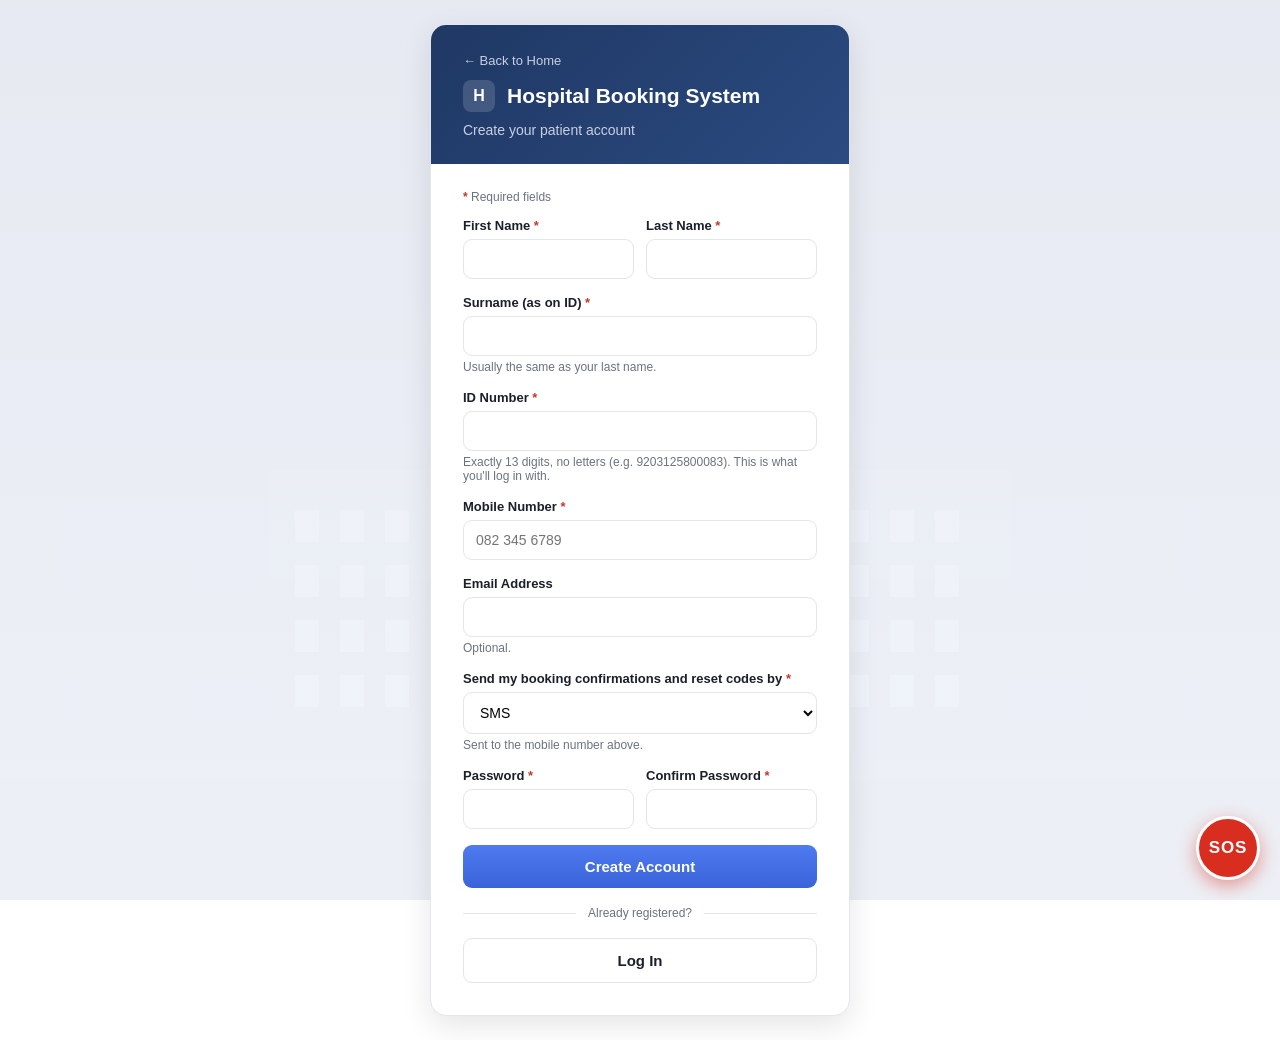
<file: frontend/register.html>
<!DOCTYPE html>
<html lang="en">
<head>
<meta charset="UTF-8">
<meta name="viewport" content="width=device-width, initial-scale=1.0">
<title>Hospital Booking System - Register</title>
<link rel="stylesheet" href="css/style.css">
</head>
<body>

<div class="auth-wrap">
  <div class="auth-card">
    <div class="auth-header">
      <a href="index.html" class="back-home">← Back to Home</a>
      <div class="brand">
        <div class="badge">H</div>
        <div class="name">Hospital Booking System</div>
      </div>
      <div class="sub">Create your patient account</div>
    </div>
    <div class="auth-body">

      <div id="banner" class="banner"></div>

      <form id="registerForm" novalidate>
        <p class="required-note">Required fields</p>
        <div class="row-2">
          <div class="field" id="f-first">
            <label for="first_name">First Name</label>
            <input type="text" id="first_name" required>
            <div class="error">Required.</div>
          </div>
          <div class="field" id="f-last">
            <label for="last_name">Last Name</label>
            <input type="text" id="last_name" required>
            <div class="error">Required.</div>
          </div>
        </div>

        <div class="field" id="f-surname">
          <label for="surname">Surname (as on ID)</label>
          <input type="text" id="surname" required>
          <div class="hint">Usually the same as your last name.</div>
          <div class="error">Required.</div>
        </div>

        <div class="field" id="f-id">
          <label for="id_number">ID Number</label>
          <input type="text" id="id_number" inputmode="numeric" pattern="[0-9]*" maxlength="13" required>
          <div class="hint">Exactly 13 digits, no letters (e.g. 9203125800083). This is what you'll log in with.</div>
          <div class="error">ID number must be exactly 13 digits, numbers only.</div>
        </div>

        <div class="field" id="f-mobile">
          <label for="mobile_number">Mobile Number</label>
          <input type="text" id="mobile_number" placeholder="082 345 6789" required>
          <div class="error">Please enter a valid mobile number.</div>
        </div>

        <div class="field" id="f-email">
          <label for="email">Email Address</label>
          <input type="email" id="email">
          <div class="hint">Optional.</div>
          <div class="error">Please enter a valid email address.</div>
        </div>

        <div class="field" id="f-channel">
          <label for="preferred_channel">Send my booking confirmations and reset codes by</label>
          <select id="preferred_channel" required>
            <option value="SMS">SMS</option>
            <option value="WHATSAPP">WhatsApp</option>
          </select>
          <div class="hint">Sent to the mobile number above.</div>
        </div>

        <div class="row-2">
          <div class="field" id="f-password">
            <label for="password">Password</label>
            <input type="password" id="password" required>
            <div class="error">At least 8 characters.</div>
          </div>
          <div class="field" id="f-confirm">
            <label for="confirm_password">Confirm Password</label>
            <input type="password" id="confirm_password" required>
            <div class="error">Passwords do not match.</div>
          </div>
        </div>

        <button type="submit" class="btn btn-primary" id="submitBtn">Create Account</button>
      </form>

      <div class="divider">Already registered?</div>
      <a href="login.html"><button type="button" class="btn btn-secondary">Log In</button></a>
    </div>
  </div>
</div>

<script src="js/api.js"></script>
<script src="js/register.js"></script>
<script src="js/sos.js"></script>
</body>
</html>
</file>
<file: frontend/css/style.css>
:root {
  --navy: #1F3864;
  --navy-light: #2b4a80;
  --blue: #3a6df0;
  --orange: #C0530C;
  --gray-bg: #f4f6fb;
  --border: #e2e5ec;
  --text: #1a1f2b;
  --muted: #6b7280;
  --green: #1a7f37;
  --red: #c0392b;
}

* { box-sizing: border-box; margin: 0; padding: 0; }

/* Hospital building illustration shown behind every page. A fixed,
   dimmed layer sits behind all content so pages stay easy to read while
   still carrying the same background everywhere in the site. */
body {
  font-family: 'Segoe UI', Arial, sans-serif;
  color: var(--text);
  min-height: 100vh;
  position: relative;
}

body::before {
  content: "";
  position: fixed;
  inset: 0;
  background: url("../assets/hospital-bg.svg") center bottom / cover no-repeat;
  z-index: -2;
}

body::after {
  content: "";
  position: fixed;
  inset: 0;
  /* Light pages (auth forms, dashboards) need a near-opaque wash so the
     building reads only as a faint accent, not a loud backdrop. */
  background: linear-gradient(180deg, rgba(244,246,251,0.94), rgba(244,246,251,0.97));
  z-index: -1;
}

a { color: var(--blue); text-decoration: none; }
a:hover { text-decoration: underline; }

.back-home {
  display: inline-block;
  color: #c9cfe0;
  font-size: 13px;
  margin-bottom: 12px;
}
.back-home:hover { color: #fff; }

/* ---------- Auth pages (login / register) ---------- */
.auth-wrap {
  min-height: 100vh;
  display: flex;
  align-items: center;
  justify-content: center;
  padding: 24px;
}

.auth-card {
  width: 100%;
  max-width: 420px;
  background: #fff;
  border-radius: 16px;
  box-shadow: 0 10px 30px rgba(0,0,0,0.10);
  overflow: hidden;
  border: 1px solid var(--border);
}

.auth-header {
  background: linear-gradient(135deg, var(--navy), var(--navy-light));
  padding: 26px 32px;
  color: #fff;
}
.auth-header .brand { display: flex; align-items: center; gap: 12px; margin-bottom: 10px; }
.auth-header .brand .badge {
  width: 32px; height: 32px; border-radius: 8px;
  background: rgba(255,255,255,0.15);
  display: flex; align-items: center; justify-content: center;
  font-weight: 700;
}
.auth-header .brand .name { font-size: 21px; font-weight: 700; }
.auth-header .sub { font-size: 14px; color: #c9cfe0; }

.auth-body { padding: 26px 32px 32px; }

.role-row { display: flex; gap: 10px; margin-bottom: 22px; }
.role-btn {
  flex: 1; border: 1.5px solid var(--border); border-radius: 10px;
  padding: 12px 6px; text-align: center; background: #fff; cursor: pointer;
  color: var(--muted); font-size: 14px; font-weight: 600;
}
.role-btn.active { border-color: var(--blue); background: #eef3ff; color: var(--navy); }

.field { margin-bottom: 16px; }
.field label { display: block; font-weight: 700; font-size: 13px; margin-bottom: 6px; }
.field input, .field select {
  width: 100%; padding: 11px 12px; border: 1.5px solid var(--border);
  border-radius: 9px; font-size: 14px; background: #fff;
}
.field input:focus, .field select:focus { outline: none; border-color: var(--blue); }
.field .hint { font-size: 12px; color: var(--muted); margin-top: 4px; }
.field .error { font-size: 12px; color: var(--red); margin-top: 4px; display: none; }
.field.invalid input { border-color: var(--red); }
.field.invalid .error { display: block; }

.row-2 { display: grid; grid-template-columns: 1fr 1fr; gap: 12px; }

.btn {
  width: 100%; padding: 13px; border: none; border-radius: 9px;
  font-weight: 700; font-size: 15px; cursor: pointer;
}
.btn-primary { background: linear-gradient(180deg,#4f7bf0,#3a63d8); color: #fff; }
.btn-primary:hover { filter: brightness(1.05); }
.btn-secondary { background: #fff; border: 1.5px solid var(--border); color: var(--text); }
.btn-secondary:hover { background: #f7f8fa; }
.btn-small { width: auto; padding: 7px 14px; font-size: 13px; border-radius: 7px; }
.btn-danger { background: #fdecec; color: var(--red); border: 1.5px solid #f3c9c9; }
.btn-danger:hover { background: #fbdada; }

.divider { display: flex; align-items: center; gap: 12px; color: var(--muted); font-size: 12px; margin: 18px 0; }
.divider::before, .divider::after { content:""; flex:1; height:1px; background: var(--border); }

.banner {
  padding: 10px 14px; border-radius: 8px; font-size: 13px; margin-bottom: 16px; display: none;
}
.banner.show { display: block; }
.banner.error { background: #fdecec; color: var(--red); border: 1px solid #f3c9c9; }
.banner.success { background: #e9f7ee; color: var(--green); border: 1px solid #bfe6cc; }

/* ---------- App shell (dashboards) ---------- */
.app-shell { display: flex; min-height: 100vh; }

.sidebar {
  width: 230px; background: var(--navy); color: #fff; flex-shrink: 0;
  display: flex; flex-direction: column; padding: 20px 0;
}
.sidebar .brand { padding: 0 20px 20px; font-weight: 700; font-size: 18px; border-bottom: 1px solid rgba(255,255,255,0.12); margin-bottom: 12px; }
.sidebar .who { padding: 0 20px 16px; font-size: 13px; color: #b9c2dd; }
.sidebar .who b { display: block; color: #fff; font-size: 14px; }
.nav-item {
  display: flex; align-items: center; gap: 10px; padding: 11px 20px;
  color: #d8deee; cursor: pointer; font-size: 14px; border-left: 3px solid transparent;
}
.nav-item:hover { background: rgba(255,255,255,0.06); }
.nav-item.active { background: rgba(255,255,255,0.1); color: #fff; border-left-color: var(--orange); font-weight: 600; }
.nav-spacer { flex: 1; }
.nav-item.logout { color: #ffb4b0; }

.main { flex: 1; padding: 28px 32px; overflow-x: auto; }
.main h1 { font-size: 22px; margin-bottom: 4px; }
.main .subtitle { color: var(--muted); font-size: 14px; margin-bottom: 22px; }

.panel { display: none; }
.panel.active { display: block; }

.card {
  background: #fff; border: 1px solid var(--border); border-radius: 12px;
  padding: 20px; margin-bottom: 20px;
}
.card h2 { font-size: 16px; margin-bottom: 14px; }

.toolbar { display: flex; gap: 10px; margin-bottom: 16px; flex-wrap: wrap; align-items: center; }
.toolbar input[type="text"] {
  flex: 1; min-width: 220px; padding: 10px 12px; border: 1.5px solid var(--border);
  border-radius: 9px; font-size: 14px;
}

table { width: 100%; border-collapse: collapse; font-size: 14px; }
th, td { text-align: left; padding: 10px 12px; border-bottom: 1px solid var(--border); }
th { color: var(--muted); font-weight: 700; font-size: 12px; text-transform: uppercase; letter-spacing: .03em; }
tr:hover td { background: #fafbfd; }

.badge-status { padding: 3px 10px; border-radius: 20px; font-size: 12px; font-weight: 700; display: inline-block; }
.badge-BOOKED { background: #eef1f6; color: #4b5563; }
.badge-CHECKED_IN { background: #e9f7ee; color: var(--green); }
.badge-COMPLETED { background: #eaf1ff; color: var(--blue); }
.badge-WITH_DOCTOR { background: #fff4e5; color: #b45309; }
.badge-CANCELLED { background: #fdecea; color: #b42318; }

.actions-cell { display: flex; gap: 6px; flex-wrap: wrap; }

.empty-state { color: var(--muted); font-size: 14px; padding: 24px; text-align: center; }

/* Modal for edit/create forms */
.modal-overlay {
  position: fixed; inset: 0; background: rgba(0,0,0,0.4);
  display: none; align-items: center; justify-content: center; padding: 20px; z-index: 50;
}
.modal-overlay.show { display: flex; }
.modal {
  background: #fff; border-radius: 14px; width: 100%; max-width: 440px;
  padding: 24px; max-height: 90vh; overflow-y: auto;
}
.modal h3 { margin-bottom: 16px; }
.modal-actions { display: flex; gap: 10px; margin-top: 8px; }
.modal-actions .btn { width: auto; flex: 1; }

@media (max-width: 720px) {
  .app-shell { flex-direction: column; }
  .sidebar { width: 100%; flex-direction: row; overflow-x: auto; padding: 10px; }
  .sidebar .brand, .sidebar .who { display: none; }
  .nav-spacer { display: none; }
  .main { padding: 18px; }
}

/* ---------- Compulsory fields: a red * after the label of every required input ---------- */
.field label.required::after { content: " *"; color: var(--red); }
.required-note { font-size: 12px; color: var(--muted); margin-bottom: 14px; }
.required-note::before { content: "* "; color: var(--red); font-weight: 700; }
.field textarea {
  width: 100%; padding: 11px 12px; border: 1.5px solid var(--border);
  border-radius: 9px; font-size: 14px; font-family: inherit; resize: vertical; min-height: 70px;
}
.field textarea:focus { outline: none; border-color: var(--blue); }
.field.invalid select, .field.invalid textarea { border-color: var(--red); }

/* Sidebar menu items are links (#panel), so each menu page has its own URL */
a.nav-item { text-decoration: none; }
a.nav-item:hover { text-decoration: none; color: #fff; }
.nav-badge {
  margin-left: auto; background: var(--red); color: #fff; border-radius: 20px;
  font-size: 11px; font-weight: 700; padding: 1px 8px; display: none;
}
.nav-badge.show { display: inline-block; }

/* ---------- Overview stat cards ---------- */
.stats-grid { display: grid; grid-template-columns: repeat(auto-fit, minmax(160px, 1fr)); gap: 14px; margin-bottom: 20px; }
.stat {
  background: #fff; border: 1px solid var(--border); border-radius: 12px; padding: 16px 18px;
}
.stat .label { font-size: 12px; color: var(--muted); font-weight: 600; text-transform: uppercase; letter-spacing: .03em; }
.stat .value { font-size: 26px; font-weight: 700; color: var(--navy); margin-top: 4px; }
.stat .sub { font-size: 12px; color: var(--muted); margin-top: 2px; }
.stat.alert { border-color: #f3c9c9; background: #fdecec; }
.stat.alert .value { color: var(--red); }
.grid-2 { display: grid; grid-template-columns: 1fr 1fr; gap: 20px; }
@media (max-width: 900px) { .grid-2 { grid-template-columns: 1fr; } }
.detail-list { display: grid; grid-template-columns: auto 1fr; gap: 8px 16px; font-size: 14px; }
.detail-list dt { color: var(--muted); font-weight: 600; }
.detail-list dd { margin: 0; }
.link-btn { background: none; border: none; color: var(--blue); cursor: pointer; font: inherit; padding: 0; text-align: left; }
.link-btn:hover { text-decoration: underline; }
.muted { color: var(--muted); font-size: 13px; }
.reason-notes { display: block; color: var(--muted); font-size: 12px; }

/* ---------- Report / filter toolbars ---------- */
.filters { display: flex; gap: 12px; flex-wrap: wrap; align-items: flex-end; margin-bottom: 16px; }
.filters .field { margin-bottom: 0; min-width: 150px; }
.btn-row { display: flex; gap: 8px; flex-wrap: wrap; }

/* ---------- Star rating (survey) ---------- */
.stars { display: flex; gap: 4px; }
.stars button {
  background: none; border: none; font-size: 28px; line-height: 1; cursor: pointer; color: #d6dae3; padding: 0 2px;
}
.stars button.on { color: #f5a623; }
.stars button:focus-visible { outline: 2px solid var(--blue); border-radius: 4px; }
.field.invalid .stars button { color: #f3c9c9; }
.field.invalid .stars button.on { color: #f5a623; }
.choice-row { display: flex; gap: 10px; }
.choice-row label { display: flex; align-items: center; gap: 6px; font-weight: 400; font-size: 14px; margin: 0; }
.choice-row input { width: auto; }
.rating { color: #f5a623; letter-spacing: 1px; white-space: nowrap; }

/* ---------- SOS (emergency) ---------- */
.sos-fab {
  position: fixed; right: 20px; bottom: 20px; z-index: 60;
  width: 64px; height: 64px; border-radius: 50%; border: 3px solid #fff;
  background: #d92d20; color: #fff; font-weight: 800; font-size: 17px; letter-spacing: .05em;
  box-shadow: 0 6px 18px rgba(217,45,32,0.45); cursor: pointer;
  animation: sos-pulse 2s infinite;
}
.sos-fab:hover { background: #b42318; }
@keyframes sos-pulse {
  0% { box-shadow: 0 0 0 0 rgba(217,45,32,0.55); }
  70% { box-shadow: 0 0 0 14px rgba(217,45,32,0); }
  100% { box-shadow: 0 0 0 0 rgba(217,45,32,0); }
}
@media (prefers-reduced-motion: reduce) { .sos-fab, .sos-bar { animation: none; } }
.sos-call {
  display: flex; align-items: center; justify-content: space-between; gap: 10px;
  padding: 12px 14px; border-radius: 10px; margin-bottom: 8px; font-weight: 700;
  background: #fdecec; color: #b42318; border: 1.5px solid #f3c9c9; text-decoration: none;
}
.sos-call:hover { background: #fbdada; text-decoration: none; }
.sos-call .num { font-size: 18px; }
.btn-sos { background: #d92d20; color: #fff; }
.btn-sos:hover { background: #b42318; }
.btn-sos:disabled { opacity: .6; cursor: default; }

/* Reception: flashing bar while an SOS alert is open */
.sos-bar {
  display: none; align-items: center; justify-content: space-between; gap: 12px;
  background: #d92d20; color: #fff; padding: 12px 16px; border-radius: 10px; margin-bottom: 16px;
  font-weight: 700; animation: sos-flash 1.2s infinite alternate;
}
.sos-bar.show { display: flex; }
.sos-bar a { color: #fff; text-decoration: underline; }
@keyframes sos-flash { from { background: #d92d20; } to { background: #9b1c13; } }
.badge-OPEN { background: #fdecea; color: #b42318; }
.badge-ACKNOWLEDGED { background: #fff4e5; color: #b45309; }
.badge-RESOLVED { background: #e9f7ee; color: var(--green); }
.badge-active { background: #e9f7ee; color: var(--green); }
.badge-inactive { background: #eef1f6; color: #4b5563; }

/* Development-only reset code display */
.dev-note { background: #fff8e1; border: 1px dashed #e0b400; color: #6b5200; padding: 10px 12px; border-radius: 8px; font-size: 13px; margin-bottom: 14px; }

/* 404 page */
.not-found { text-align: center; }
.not-found .code { font-size: 64px; font-weight: 800; color: var(--navy); }
</file>
